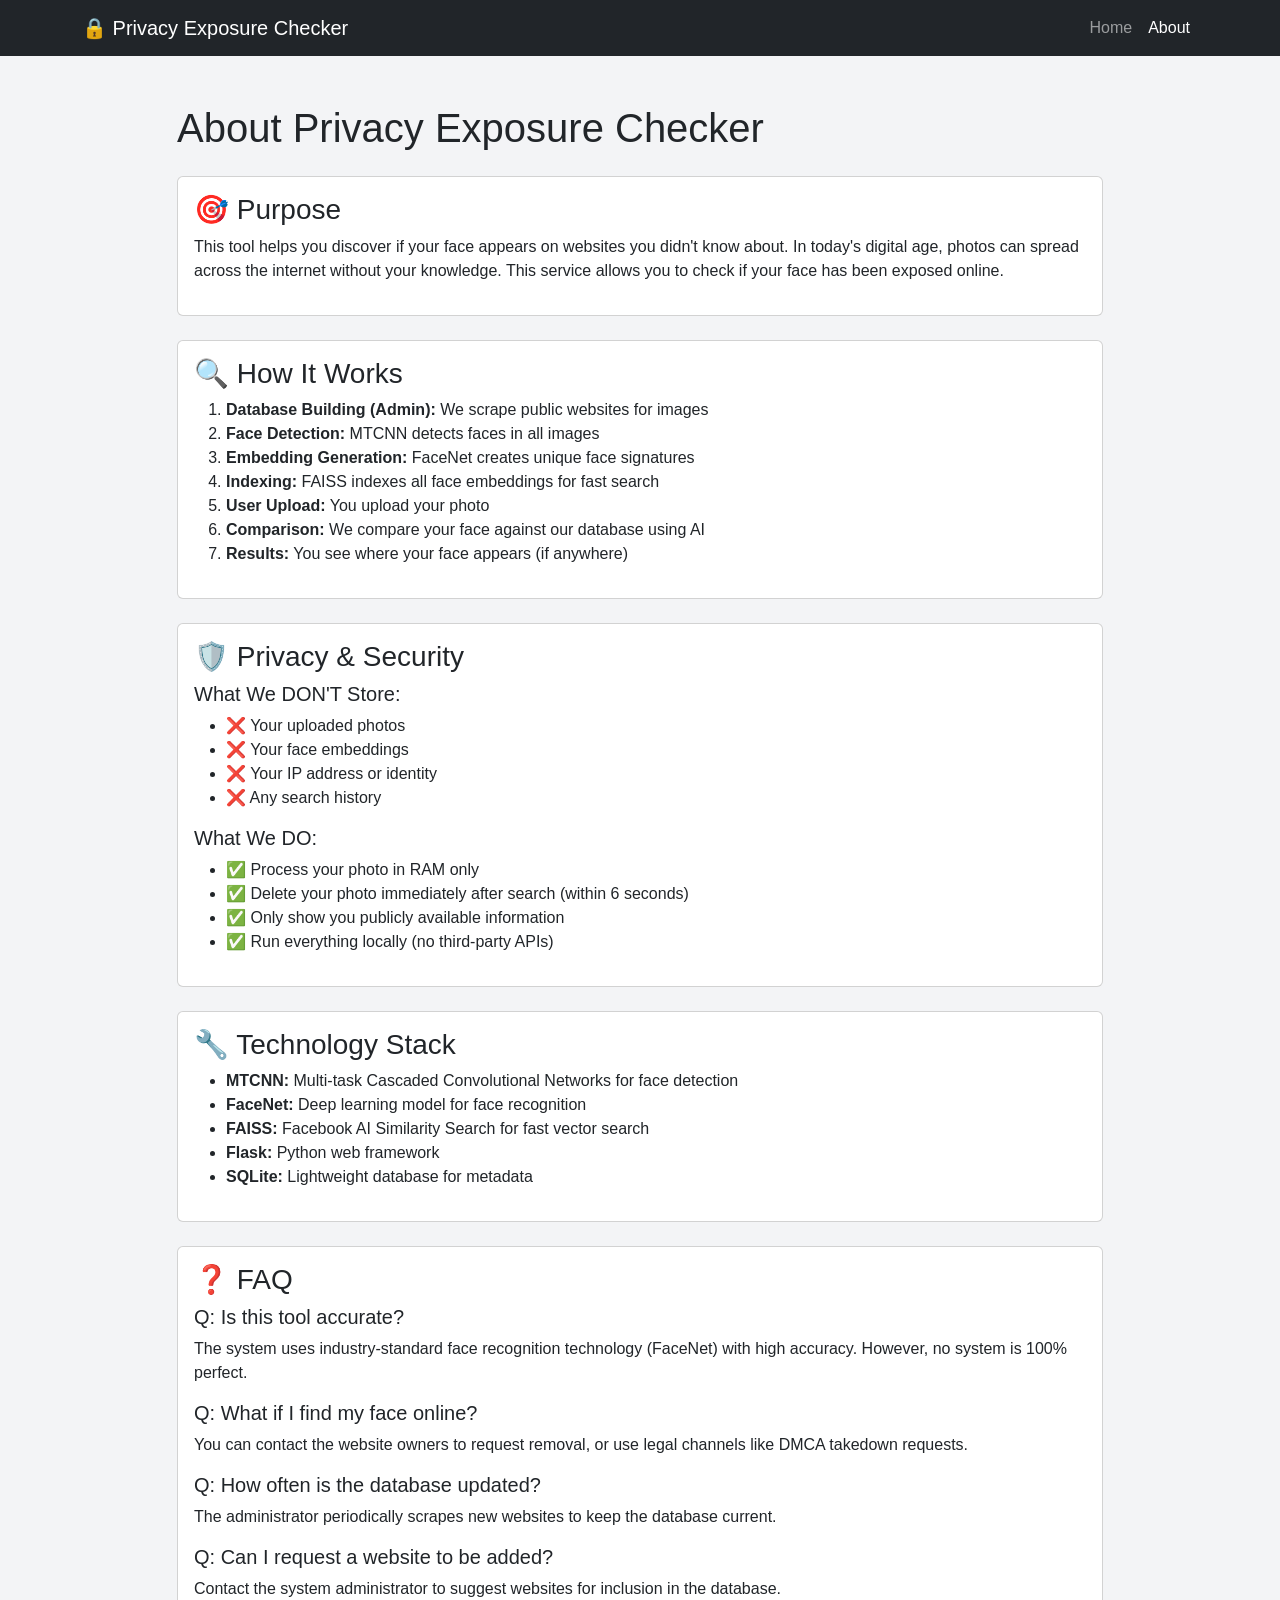
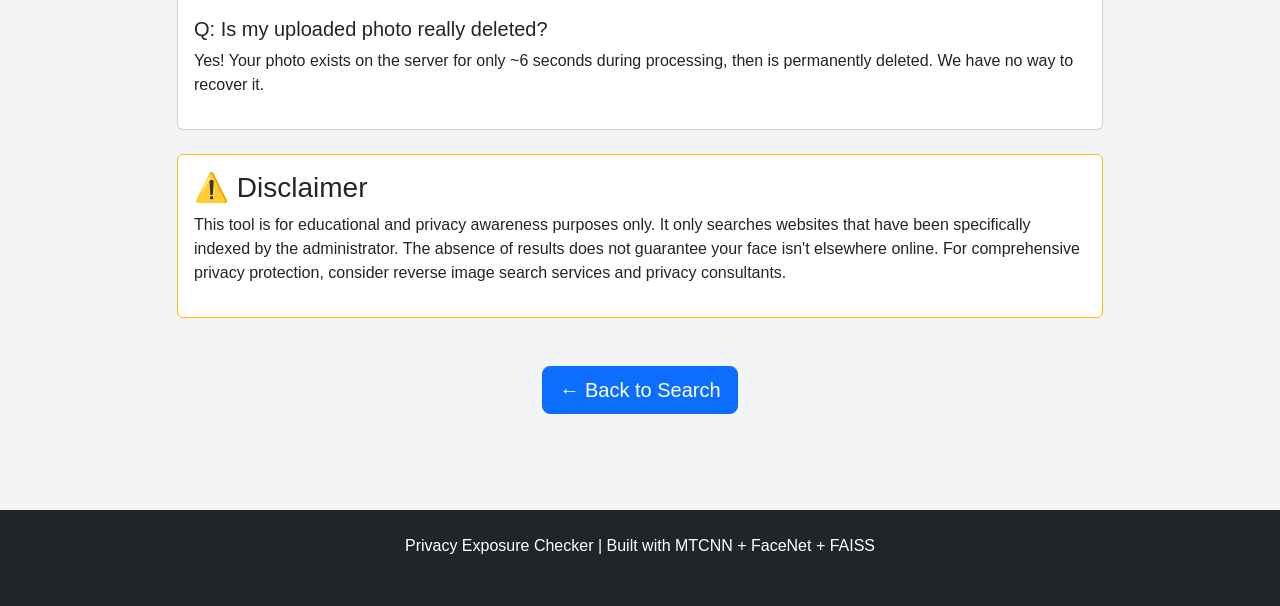
<file: User/frontend/about.html>
<!DOCTYPE html>
<html lang="en">
<head>
    <meta charset="UTF-8">
    <meta name="viewport" content="width=device-width, initial-scale=1.0">
    <title>About - Privacy Exposure Checker</title>
    <link href="https://cdn.jsdelivr.net/npm/bootstrap@5.3.0/dist/css/bootstrap.min.css" rel="stylesheet">
    <link href="css/style.css" rel="stylesheet">
</head>
<body>
    <!-- Navigation -->
    <nav class="navbar navbar-expand-lg navbar-dark bg-dark">
        <div class="container">
            <a class="navbar-brand" href="/">🔒 Privacy Exposure Checker</a>
            <button class="navbar-toggler" type="button" data-bs-toggle="collapse" data-bs-target="#navbarNav">
                <span class="navbar-toggler-icon"></span>
            </button>
            <div class="collapse navbar-collapse" id="navbarNav">
                <ul class="navbar-nav ms-auto">
                    <li class="nav-item">
                        <a class="nav-link" href="/">Home</a>
                    </li>
                    <li class="nav-item">
                        <a class="nav-link active" href="about.html">About</a>
                    </li>
                </ul>
            </div>
        </div>
    </nav>

    <!-- Content -->
    <div class="container mt-5 mb-5">
        <div class="row">
            <div class="col-lg-10 mx-auto">
                <h1 class="mb-4">About Privacy Exposure Checker</h1>
                
                <div class="card mb-4">
                    <div class="card-body">
                        <h3>🎯 Purpose</h3>
                        <p>
                            This tool helps you discover if your face appears on websites you didn't know about.
                            In today's digital age, photos can spread across the internet without your knowledge.
                            This service allows you to check if your face has been exposed online.
                        </p>
                    </div>
                </div>

                <div class="card mb-4">
                    <div class="card-body">
                        <h3>🔍 How It Works</h3>
                        <ol>
                            <li><strong>Database Building (Admin):</strong> We scrape public websites for images</li>
                            <li><strong>Face Detection:</strong> MTCNN detects faces in all images</li>
                            <li><strong>Embedding Generation:</strong> FaceNet creates unique face signatures</li>
                            <li><strong>Indexing:</strong> FAISS indexes all face embeddings for fast search</li>
                            <li><strong>User Upload:</strong> You upload your photo</li>
                            <li><strong>Comparison:</strong> We compare your face against our database using AI</li>
                            <li><strong>Results:</strong> You see where your face appears (if anywhere)</li>
                        </ol>
                    </div>
                </div>

                <div class="card mb-4">
                    <div class="card-body">
                        <h3>🛡️ Privacy & Security</h3>
                        <h5>What We DON'T Store:</h5>
                        <ul>
                            <li>❌ Your uploaded photos</li>
                            <li>❌ Your face embeddings</li>
                            <li>❌ Your IP address or identity</li>
                            <li>❌ Any search history</li>
                        </ul>
                        
                        <h5 class="mt-3">What We DO:</h5>
                        <ul>
                            <li>✅ Process your photo in RAM only</li>
                            <li>✅ Delete your photo immediately after search (within 6 seconds)</li>
                            <li>✅ Only show you publicly available information</li>
                            <li>✅ Run everything locally (no third-party APIs)</li>
                        </ul>
                    </div>
                </div>

                <div class="card mb-4">
                    <div class="card-body">
                        <h3>🔧 Technology Stack</h3>
                        <ul>
                            <li><strong>MTCNN:</strong> Multi-task Cascaded Convolutional Networks for face detection</li>
                            <li><strong>FaceNet:</strong> Deep learning model for face recognition</li>
                            <li><strong>FAISS:</strong> Facebook AI Similarity Search for fast vector search</li>
                            <li><strong>Flask:</strong> Python web framework</li>
                            <li><strong>SQLite:</strong> Lightweight database for metadata</li>
                        </ul>
                    </div>
                </div>

                <div class="card mb-4">
                    <div class="card-body">
                        <h3>❓ FAQ</h3>
                        
                        <h5>Q: Is this tool accurate?</h5>
                        <p>The system uses industry-standard face recognition technology (FaceNet) with high accuracy. However, no system is 100% perfect.</p>
                        
                        <h5>Q: What if I find my face online?</h5>
                        <p>You can contact the website owners to request removal, or use legal channels like DMCA takedown requests.</p>
                        
                        <h5>Q: How often is the database updated?</h5>
                        <p>The administrator periodically scrapes new websites to keep the database current.</p>
                        
                        <h5>Q: Can I request a website to be added?</h5>
                        <p>Contact the system administrator to suggest websites for inclusion in the database.</p>
                        
                        <h5>Q: Is my uploaded photo really deleted?</h5>
                        <p>Yes! Your photo exists on the server for only ~6 seconds during processing, then is permanently deleted. We have no way to recover it.</p>
                    </div>
                </div>

                <div class="card mb-4 border-warning">
                    <div class="card-body">
                        <h3>⚠️ Disclaimer</h3>
                        <p>
                            This tool is for educational and privacy awareness purposes only. It only searches 
                            websites that have been specifically indexed by the administrator. The absence of 
                            results does not guarantee your face isn't elsewhere online. For comprehensive privacy 
                            protection, consider reverse image search services and privacy consultants.
                        </p>
                    </div>
                </div>

                <div class="text-center mt-5">
                    <a href="/" class="btn btn-primary btn-lg">← Back to Search</a>
                </div>
            </div>
        </div>
    </div>

    <!-- Footer -->
    <footer class="mt-5 py-4 bg-dark text-white text-center">
        <div class="container">
            <p class="mb-0">Privacy Exposure Checker | Built with MTCNN + FaceNet + FAISS</p>
            <small class="text-muted">For educational and privacy awareness purposes</small>
        </div>
    </footer>

    <script src="https://cdn.jsdelivr.net/npm/bootstrap@5.3.0/dist/js/bootstrap.bundle.min.js"></script>
</body>
</html>
</file>
<file: User/frontend/css/style.css>
/* Privacy Exposure Checker - Styles */

:root {
    --primary-color: #2563eb;
    --success-color: #10b981;
    --danger-color: #ef4444;
    --warning-color: #f59e0b;
    --dark-color: #1f2937;
}

body {
    font-family: 'Segoe UI', Tahoma, Geneva, Verdana, sans-serif;
    background-color: #f3f4f6;
    min-height: 100vh;
    display: flex;
    flex-direction: column;
}

.hero-section {
    background: linear-gradient(135deg, var(--primary-color) 0%, #1e40af 100%);
    color: white;
    padding: 4rem 0;
    margin-bottom: 2rem;
}

.hero-section h1 {
    font-weight: 700;
}

.upload-area {
    border: 3px dashed #d1d5db;
    border-radius: 1rem;
    padding: 3rem 2rem;
    text-align: center;
    cursor: pointer;
    transition: all 0.3s ease;
    background-color: #f9fafb;
}

.upload-area:hover {
    border-color: var(--primary-color);
    background-color: #eff6ff;
}

.upload-area.drag-over {
    border-color: var(--primary-color);
    background-color: #dbeafe;
    transform: scale(1.02);
}

.upload-icon {
    font-size: 4rem;
    margin-bottom: 1rem;
}

#preview-image {
    max-height: 400px;
    object-fit: contain;
    border: 2px solid #e5e7eb;
}

.result-card {
    border-left: 4px solid var(--danger-color);
    transition: transform 0.2s ease;
}

.result-card:hover {
    transform: translateY(-2px);
    box-shadow: 0 4px 6px -1px rgba(0, 0, 0, 0.1);
}

.result-safe {
    border-left: 4px solid var(--success-color);
}

.similarity-badge {
    font-size: 1.2rem;
    font-weight: bold;
}

.badge-high {
    background-color: var(--danger-color);
}

.badge-medium {
    background-color: var(--warning-color);
}

.badge-low {
    background-color: #6b7280;
}

footer {
    margin-top: auto;
}

.thumbnail-preview {
    width: 100px;
    height: 100px;
    object-fit: cover;
    border-radius: 0.5rem;
    border: 2px solid #e5e7eb;
}

/* Loading animation */
@keyframes pulse {
    0%, 100% {
        opacity: 1;
    }
    50% {
        opacity: 0.5;
    }
}

.loading-pulse {
    animation: pulse 2s cubic-bezier(0.4, 0, 0.6, 1) infinite;
}

/* Responsive */
@media (max-width: 768px) {
    .hero-section {
        padding: 2rem 0;
    }
    
    .hero-section h1 {
        font-size: 2rem;
    }
    
    .upload-area {
        padding: 2rem 1rem;
    }
}

/* Custom scrollbar */
::-webkit-scrollbar {
    width: 10px;
}

::-webkit-scrollbar-track {
    background: #f1f1f1;
}

::-webkit-scrollbar-thumb {
    background: #888;
    border-radius: 5px;
}

::-webkit-scrollbar-thumb:hover {
    background: #555;
}
</file>
